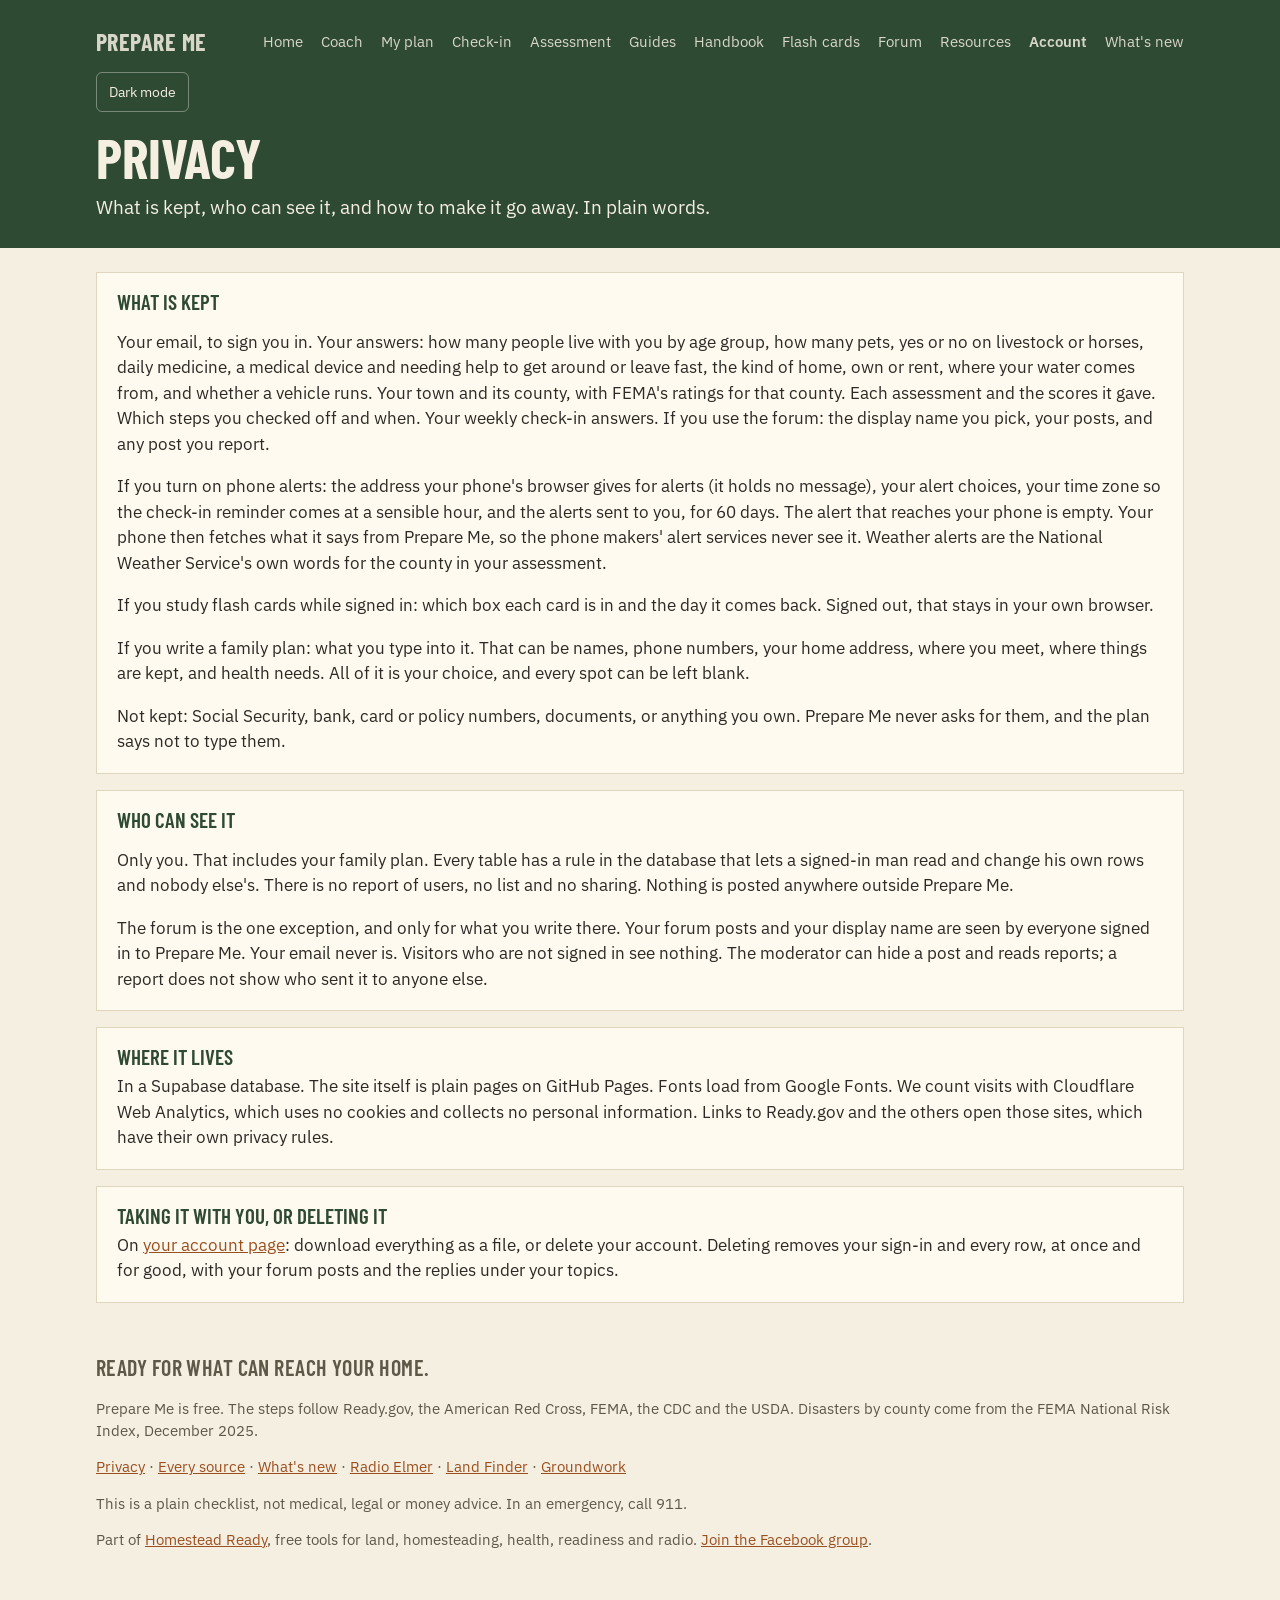
<file: privacy.html>
<!doctype html>
<html lang="en">
<head>
<meta charset="utf-8">
<meta name="viewport" content="width=device-width, initial-scale=1, viewport-fit=cover">
<title>Privacy</title>
<meta name="description" content="What Prepare Me keeps, who can see it, and how to delete it.">
<link rel="stylesheet" href="https://fonts.googleapis.com/css2?family=Barlow+Condensed:wght@600;700&family=IBM+Plex+Sans:wght@400;500;600&display=swap">
<link rel="stylesheet" href="site.css?v=20261127d">
<link rel="manifest" href="manifest.webmanifest">
<link rel="apple-touch-icon" href="apple-touch-icon.png">
<meta name="theme-color" content="#9a4f1f">
</head>
<body>
<header>
  <div class="wrap">
    <nav class="nav" id="nav" aria-label="Pages"></nav>
    <h1>Privacy</h1>
    <p class="lede">What is kept, who can see it, and how to make it go away. In plain words.</p>
  </div>
</header>
<main class="wrap" id="main">
  <div class="card">
    <h3>What is kept</h3>
    <p>Your email, to sign you in. Your answers: how many people live with you by age group, how many pets, yes or no on livestock or horses, daily medicine, a medical device and needing help to get around or leave fast, the kind of home, own or rent, where your water comes from, and whether a vehicle runs. Your town and its county, with FEMA's ratings for that county. Each assessment and the scores it gave. Which steps you checked off and when. Your weekly check-in answers. If you use the forum: the display name you pick, your posts, and any post you report.</p>
    <p>If you turn on phone alerts: the address your phone's browser gives for alerts (it holds no message), your alert choices, your time zone so the check-in reminder comes at a sensible hour, and the alerts sent to you, for 60 days. The alert that reaches your phone is empty. Your phone then fetches what it says from Prepare Me, so the phone makers' alert services never see it. Weather alerts are the National Weather Service's own words for the county in your assessment.</p>
    <p>If you study flash cards while signed in: which box each card is in and the day it comes back. Signed out, that stays in your own browser.</p>
    <p>If you write a family plan: what you type into it. That can be names, phone numbers, your home address, where you meet, where things are kept, and health needs. All of it is your choice, and every spot can be left blank.</p>
    <p style="margin:0">Not kept: Social Security, bank, card or policy numbers, documents, or anything you own. Prepare Me never asks for them, and the plan says not to type them.</p>
  </div>
  <div class="card">
    <h3>Who can see it</h3>
    <p>Only you. That includes your family plan. Every table has a rule in the database that lets a signed-in man read and change his own rows and nobody else's. There is no report of users, no list and no sharing. Nothing is posted anywhere outside Prepare Me.</p>
    <p style="margin:0">The forum is the one exception, and only for what you write there. Your forum posts and your display name are seen by everyone signed in to Prepare Me. Your email never is. Visitors who are not signed in see nothing. The moderator can hide a post and reads reports; a report does not show who sent it to anyone else.</p>
  </div>
  <div class="card">
    <h3>Where it lives</h3>
    <p style="margin:0">In a Supabase database. The site itself is plain pages on GitHub Pages. Fonts load from Google Fonts. We count visits with Cloudflare Web Analytics, which uses no cookies and collects no personal information. Links to Ready.gov and the others open those sites, which have their own privacy rules.</p>
  </div>
  <div class="card">
    <h3>Taking it with you, or deleting it</h3>
    <p style="margin:0">On <a href="account.html">your account page</a>: download everything as a file, or delete your account. Deleting removes your sign-in and every row, at once and for good, with your forum posts and the replies under your topics.</p>
  </div>
</main>
<footer><div class="wrap" id="foot"></div></footer>
<script src="config.js?v=20261127d"></script>
<script src="data/links.js?v=20261127d"></script>
<script src="data/tasks.js?v=20261127d"></script>
<script src="js/engine.js?v=20261127d"></script>
<script src="js/store.js?v=20261127d"></script>
<script src="js/site.js?v=20261127d"></script>
<script>RD.ui.chrome();</script>
<!-- Cloudflare Web Analytics --><script type='module' src='https://static.cloudflareinsights.com/beacon.min.js' data-cf-beacon='{"token": "a122939dd88246f3ac7ec256a33cd080"}'></script><!-- End Cloudflare Web Analytics -->
</body>
</html>
</file>
<file: site.css>
/* Prepare Me: shared look. Colors are the Homestead Ready nature palette (master: homestead-ready/palette.css); type as Groundwork and the Land Finder. */
:root {
  --bg: #f5efe2; --surface: #fffaf0; --fg: #2b2a24; --muted: #5d5848; --rule: #e0d5bd;
  --accent: #9a4f1f; --accent-ink: #ffffff; --accent-hover: #7d3f17;
  --band: #2f4a32; --band-fg: #f5efe2; --step: #2f4a32; --warn: #9a3b1f;
  --bar: #4f6a3a; --grid: #ebe3d0; --field: #fffdf7; --track: #ebe3d0;
  --font-display: "Barlow Condensed", "Arial Narrow", Impact, sans-serif;
  --font-body: "IBM Plex Sans", "Segoe UI", Helvetica, Arial, sans-serif;
}
@media (prefers-color-scheme: dark) {
  :root:not([data-theme="light"]) {
    --bg: #1a1d16; --surface: #252a1f; --fg: #ece5d4; --muted: #b5ad99; --rule: #3a3f31;
    --accent: #d9884c; --accent-ink: #1a1d16; --accent-hover: #e9a068;
    --band: #12150f; --band-fg: #ece5d4; --step: #9fbf5e; --warn: #e58a6a;
    --bar: #9fbf5e; --grid: #2f3428; --field: #1a1d16; --track: #2f3428;
    color-scheme: dark;
  }
}
:root[data-theme="dark"] {
  --bg: #1a1d16; --surface: #252a1f; --fg: #ece5d4; --muted: #b5ad99; --rule: #3a3f31;
  --accent: #d9884c; --accent-ink: #1a1d16; --accent-hover: #e9a068;
  --band: #12150f; --band-fg: #ece5d4; --step: #9fbf5e; --warn: #e58a6a;
  --bar: #9fbf5e; --grid: #2f3428; --field: #1a1d16; --track: #2f3428;
  color-scheme: dark;
}
* { box-sizing: border-box; }
[hidden] { display: none !important; }
html { scroll-behavior: smooth; }
body { margin: 0; background: var(--bg); color: var(--fg); font-family: var(--font-body); font-size: 17px; line-height: 1.5; overflow-x: hidden; }
.wrap { max-width: 1120px; margin: 0 auto;
  padding-left: max(16px, env(safe-area-inset-left, 0px)); padding-right: max(16px, env(safe-area-inset-right, 0px)); padding-block: 24px; }
a { color: var(--accent); }

/* top band and nav */
header { background: var(--band); color: var(--band-fg); }
header .wrap { padding-block: 18px 26px; }
.nav { display: flex; flex-wrap: wrap; align-items: center; gap: 6px 18px; margin-bottom: 18px; font-size: 15px; }
.nav .brand { font-family: var(--font-display); font-weight: 700; font-size: 24px; text-transform: uppercase; letter-spacing: .02em; color: inherit; text-decoration: none; margin-right: auto; }
.nav a { color: inherit; text-decoration: none; opacity: .85; padding: 6px 0; min-height: 40px; display: inline-flex; align-items: center; }
.nav a:hover, .nav a[aria-current="page"] { opacity: 1; text-decoration: underline; text-underline-offset: 4px; }
.nav .acct a { font-weight: 600; }
.nav .theme { background: transparent; color: inherit; border: 1px solid rgba(255,255,255,.35); border-radius: 6px; padding: 6px 12px; font: inherit; font-size: 14px; cursor: pointer; min-height: 40px; }
h1 { font-family: var(--font-display); font-weight: 700; font-size: clamp(38px, 8vw, 56px); line-height: .95; text-transform: uppercase; margin: 0 0 10px; text-wrap: balance; }
.lede { font-size: 19px; margin: 0; max-width: 680px; }
h2 { font-family: var(--font-display); font-weight: 700; font-size: 28px; line-height: 1; text-transform: uppercase; margin: 0 0 6px; }
h3 { font-family: var(--font-display); font-weight: 600; font-size: 21px; line-height: 1.05; text-transform: uppercase; margin: 0 0 6px; color: var(--step); }
.sub { color: var(--muted); margin: 0 0 14px; font-size: 15px; }
.card { background: var(--surface); border: 1px solid var(--rule); padding: 18px 20px; }
.card + .card { margin-top: 16px; }
.btn { display: inline-block; background: var(--accent); color: var(--accent-ink); font-weight: 600; font-size: 17px; text-decoration: none;
  border: 2px solid var(--accent); border-radius: 8px; padding: 12px 20px; min-height: 48px; cursor: pointer; font-family: inherit; }
.btn:hover { background: var(--accent-hover); border-color: var(--accent-hover); }
.btn.ghost { background: transparent; color: var(--fg); border-color: var(--rule); }
.btn.ghost:hover { border-color: var(--fg); background: transparent; }
.btn:focus-visible, button:focus-visible, input:focus-visible, select:focus-visible, summary:focus-visible, a:focus-visible { outline: 3px solid var(--step); outline-offset: 2px; }
.actions { display: flex; flex-wrap: wrap; gap: 10px; margin-top: 14px; }
.flash { font-size: 14px; color: var(--step); min-height: 20px; margin: 6px 0 0; }
.muted { color: var(--muted); }
.est { display: inline-block; font-size: 12px; color: var(--warn); border: 1px solid currentColor; border-radius: 4px; padding: 0 5px; line-height: 1.5; vertical-align: middle; margin-left: 4px; }

/* forms */
.fields { display: grid; gap: 14px; }
.field { display: grid; gap: 4px; }
.field label, .check label { font-size: 15px; font-weight: 500; }
.field .hint { font-size: 13.5px; color: var(--muted); line-height: 1.35; }
.field input[type=number], .field input[type=text], .field input[type=tel], .field textarea, .field select {
  font: inherit; font-size: 17px; color: var(--fg); background: var(--field); border: 1px solid var(--rule); border-radius: 6px; padding: 10px 12px; min-height: 48px; width: 100%; }
.field input[type=number] { font-variant-numeric: tabular-nums; }
.unit { color: var(--muted); font-weight: 400; }
.two { display: grid; grid-template-columns: 1fr 1fr; gap: 10px; align-items: start; }
@media (max-width: 420px) { .two { grid-template-columns: 1fr; } }
.choice { display: grid; gap: 6px; }
.choice label { display: flex; align-items: center; gap: 10px; min-height: 44px; padding: 6px 10px; border: 1px solid var(--rule); border-radius: 6px; background: var(--field); cursor: pointer; font-weight: 400; }
.choice input { width: 20px; height: 20px; accent-color: var(--step); margin: 0; }
.choice label:has(input:checked) { border-color: var(--step); box-shadow: inset 0 0 0 1px var(--step); }
.checks { display: grid; grid-template-columns: 1fr 1fr; gap: 6px 12px; }
@media (max-width: 480px) { .checks { grid-template-columns: 1fr; } }
.check { display: flex; align-items: center; gap: 10px; min-height: 44px; padding: 6px 10px; border: 1px solid var(--rule); border-radius: 6px; background: var(--field); cursor: pointer; font-weight: 400; font-size: 15px; }
.check input { width: 20px; height: 20px; accent-color: var(--step); margin: 0; flex: none; }
.check:has(input:checked) { border-color: var(--step); box-shadow: inset 0 0 0 1px var(--step); }

.tablewrap { overflow-x: auto; }
table { border-collapse: collapse; width: 100%; font-size: 15px; }
th, td { text-align: left; padding: 8px 10px; border-bottom: 1px solid var(--rule); vertical-align: top; }
th { font-size: 13.5px; text-transform: uppercase; letter-spacing: .03em; color: var(--muted); }
td.n, th.n { text-align: right; font-variant-numeric: tabular-nums; white-space: nowrap; }

footer { color: var(--muted); font-size: 14.5px; }
footer .wrap { padding-block: 24px 40px; }
footer .feedback { margin-top: 14px; padding-top: 14px; border-top: 1px dashed var(--rule); }
footer .feedback strong { display: block; color: var(--fg); font-family: var(--font-display); font-size: 20px; letter-spacing: .3px; margin-bottom: 8px; }
footer .feedback .buttons { display: flex; flex-wrap: wrap; gap: 8px; margin-bottom: 8px; }
footer .feedback .btn { font-size: 15px; }
footer .feedback .btn small { display: block; font-weight: 400; font-size: 12.5px; opacity: .85; margin-top: 2px; }

/* home page */
.intro { font-size: 19px; max-width: 720px; }
.intro p { margin: 0 0 16px; }
.steps { list-style: none; padding: 0; margin: 0; display: grid; gap: 10px; }
.steps li { display: grid; grid-template-columns: 34px 1fr; gap: 10px; align-items: start; }
.steps .k { font-family: var(--font-display); font-weight: 700; font-size: 24px; line-height: 1; color: var(--accent); }


/* ---------- Prepare Me ---------- */
.nav .acct { font-weight: 600; }
.localnote { background: var(--field); border: 1px dashed var(--rule); color: var(--muted); font-size: 14px; padding: 8px 12px; margin: 0 0 16px; }
.lead-card { border-left: 4px solid var(--step); }

/* the score */
.score { display: grid; grid-template-columns: auto 1fr; gap: 18px 24px; align-items: center; }
@media (max-width: 520px) { .score { grid-template-columns: 1fr; justify-items: start; } }
.ring { position: relative; width: 168px; height: 168px; }
.ring svg { width: 100%; height: 100%; transform: rotate(-90deg); }
.ring .trk { stroke: var(--track); }
.ring .val { stroke: var(--step); stroke-linecap: round; transition: stroke-dashoffset .6s ease; }
.ring .num { position: absolute; inset: 0; display: grid; place-content: center; text-align: center; }
.ring .num b { font-family: var(--font-display); font-weight: 700; font-size: 64px; line-height: .9; }
.ring .num span { font-size: 13px; color: var(--muted); text-transform: uppercase; letter-spacing: .06em; }
.score .word { font-family: var(--font-display); font-weight: 700; font-size: 34px; text-transform: uppercase; line-height: 1; margin: 0 0 6px; color: var(--step); }
.score .line { margin: 0 0 6px; max-width: 520px; }
.score .meta { font-size: 14px; color: var(--muted); margin: 0; }

.areas { list-style: none; margin: 0; padding: 0; display: grid; grid-template-columns: 1fr 1fr; gap: 10px 28px; }
@media (max-width: 680px) { .areas { grid-template-columns: 1fr; } }
.areas li { display: grid; grid-template-columns: 1fr auto; gap: 2px 10px; align-items: baseline; }
.areas .nm { font-weight: 500; font-size: 15.5px; }
.areas .pc { font-family: var(--font-display); font-weight: 700; font-size: 20px; font-variant-numeric: tabular-nums; }
.areas .bar { grid-column: 1 / -1; height: 10px; background: var(--track); border-radius: 5px; overflow: hidden; }
.areas .bar i { display: block; height: 100%; background: var(--bar); border-radius: 5px; }
.areas .ct { grid-column: 1 / -1; font-size: 13px; color: var(--muted); }

/* the next things to fix */
.nexts { display: grid; grid-template-columns: 1fr 1fr; gap: 14px; }
@media (max-width: 680px) { .nexts { grid-template-columns: 1fr; } }
.next { background: var(--surface); border: 1px solid var(--rule); padding: 16px 18px; display: grid; gap: 8px; align-content: start; }
.next .tag { font-size: 12.5px; text-transform: uppercase; letter-spacing: .05em; color: var(--muted); font-weight: 600; }
.next h3 { margin: 0; }
.next p { margin: 0; }
.chip { display: inline-block; font-size: 12.5px; font-weight: 600; border-radius: 999px; padding: 2px 10px; border: 1px solid var(--rule); color: var(--fg); background: var(--field); margin: 0 6px 4px 0; }
.chip.free { border-color: var(--step); color: var(--step); }

/* the disasters */
.hz { list-style: none; margin: 0; padding: 0; }
.hz li { display: grid; grid-template-columns: 1fr 70px; gap: 2px 12px; align-items: center; padding: 10px 0; border-bottom: 1px solid var(--rule); }
.hz li:last-child { border-bottom: 0; }
.hz .nm { font-weight: 600; }
.hz .why { grid-column: 1; font-size: 13.5px; color: var(--muted); }
.hz .rd { grid-row: 1 / span 3; grid-column: 2; text-align: right; font-family: var(--font-display); font-weight: 700; font-size: 22px; }
.hz .rd small { display: block; font-family: var(--font-body); font-weight: 400; font-size: 11.5px; color: var(--muted); }
.linkbtn { font: inherit; font-size: 14px; background: none; border: 0; padding: 0; color: var(--accent); text-decoration: underline; cursor: pointer; justify-self: start; min-height: 32px; }
details.fold > summary { cursor: pointer; font-weight: 600; min-height: 44px; display: flex; align-items: center; }
details.fold > summary { list-style: none; gap: 10px; }
details.fold > summary::-webkit-details-marker { display: none; }
details.fold > summary::before { content: ""; width: 0; height: 0; border-left: 7px solid var(--step); border-top: 5px solid transparent; border-bottom: 5px solid transparent; transition: transform .15s; flex: none; }
details.fold[open] > summary::before { transform: rotate(90deg); }

/* the coach */
.task h2 { margin-bottom: 10px; }
.task .facts { display: grid; grid-template-columns: 140px 1fr; gap: 10px 16px; margin: 14px 0; }
@media (max-width: 520px) { .task .facts { grid-template-columns: 1fr; gap: 2px; } .task .facts dd { margin-bottom: 10px; } }
.task .facts dt { font-size: 13.5px; font-weight: 600; text-transform: uppercase; letter-spacing: .04em; color: var(--step); padding-top: 2px; }
.task .facts dd { margin: 0; }
.task ol.parts { list-style: none; margin: 0; padding: 0; display: grid; gap: 6px; }
.task ol.parts label { display: grid; grid-template-columns: 24px 1fr; gap: 10px; align-items: start; padding: 8px 10px; border: 1px solid var(--rule); border-radius: 6px; background: var(--field); cursor: pointer; min-height: 44px; }
.task ol.parts input { width: 20px; height: 20px; margin: 2px 0 0; accent-color: var(--step); }
.task ol.parts label:has(input:checked) { border-color: var(--step); }
.task ol.parts label:has(input:checked) span { color: var(--muted); text-decoration: line-through; text-decoration-color: var(--muted); }
.task .links { margin: 0; padding-left: 20px; }
.task .links li { margin: 4px 0; }
.task .links small { color: var(--muted); }
.progress-line { height: 8px; background: var(--track); border-radius: 4px; overflow: hidden; margin: 6px 0 0; }
.progress-line i { display: block; height: 100%; background: var(--bar); }
.plan-list { list-style: none; margin: 0; padding: 0; }
.plan-list li { display: grid; grid-template-columns: 26px 1fr auto; gap: 10px; align-items: center; padding: 8px 0; border-bottom: 1px solid var(--rule); }
.plan-list .st { width: 22px; height: 22px; border-radius: 50%; border: 2px solid var(--rule); display: grid; place-items: center; font-size: 13px; }
.plan-list li.done .st { background: var(--step); border-color: var(--step); color: var(--accent-ink); }
.plan-list li.done a { color: var(--muted); }
.plan-list li.later .st { border-style: dashed; }
.plan-list .cost { font-size: 12.5px; color: var(--muted); white-space: nowrap; }
.plan-area + .plan-area { margin-top: 10px; }

/* the assessment */
fieldset { border: 1px solid var(--rule); background: var(--surface); padding: 16px 18px 18px; margin: 0 0 16px; min-width: 0; }
legend { font-family: var(--font-display); font-weight: 700; font-size: 22px; text-transform: uppercase; padding: 0 6px; }
.choice.row { grid-template-columns: repeat(auto-fit, minmax(150px, 1fr)); }
.townhits { list-style: none; margin: 6px 0 0; padding: 0; display: grid; gap: 4px; }
.townhits button { width: 100%; text-align: left; font: inherit; background: var(--field); color: var(--fg); border: 1px solid var(--rule); border-radius: 6px; padding: 10px 12px; min-height: 44px; cursor: pointer; }
.townhits button:hover, .townhits button:focus-visible { border-color: var(--step); }
.picked { margin: 10px 0 0; padding: 10px 12px; border-left: 3px solid var(--step); background: var(--field); }
.field input[type=email], .field input[type=search] { font: inherit; font-size: 17px; color: var(--fg); background: var(--field); border: 1px solid var(--rule); border-radius: 6px; padding: 10px 12px; min-height: 48px; width: 100%; }
.stick { position: sticky; bottom: 0; background: var(--bg); padding: 12px 0; border-top: 1px solid var(--rule); z-index: 2; }

/* history */
.chart { width: 100%; height: auto; display: block; }
.chart .ax { stroke: var(--rule); }
.chart .ln { stroke: var(--step); fill: none; stroke-width: 2.5; }
.chart .dt { fill: var(--step); }
.chart .dt.a { fill: var(--accent); }
.chart text { fill: var(--muted); font-size: 11px; font-family: var(--font-body); }

.quote { font-family: var(--font-display); font-weight: 600; font-size: 22px; text-transform: uppercase; letter-spacing: .02em; color: var(--muted); margin: 0; }
.btn.warn { background: var(--warn); border-color: var(--warn); }
.danger { border-color: var(--warn); }
.danger h3 { color: var(--warn); }
.grid2 { display: grid; grid-template-columns: 1fr 1fr; gap: 16px; }
@media (max-width: 760px) { .grid2 { grid-template-columns: 1fr; } }
.grid2 > .card + .card { margin-top: 0; }
section + section, section + div, div + section { margin-top: 26px; }

/* Homestead Ready family line: muted text, links in the palette's link color */
footer .hr-family { color: var(--muted); }
footer .hr-family a { color: var(--accent); }

/* "How to do it": the full how-to under a step (js/howto-view.js) */
.howto { margin-top: 6px; }
.howto h3, .howto h4 { margin: 16px 0 6px; }
.howto h4 { font-size: 16px; }
.howto ul { margin: 0; padding-left: 20px; }
.howto li { margin: 4px 0; }
.howto-intro { margin: 4px 0 0; }
.howto-scroll { overflow-x: auto; }
.howto-table { border-collapse: collapse; width: 100%; font-size: 15px; }
.howto-table th, .howto-table td { border: 1px solid var(--rule); padding: 8px 10px; text-align: left; vertical-align: top; }
.howto-table thead th { background: var(--field); font-weight: 600; }
.howto-note { margin: 6px 0 0; font-weight: 600; }
.howto-mistakes li::marker { color: var(--step); }
.howto-src { margin: 14px 0 0; font-size: 14px; color: var(--muted); }
.guide-list { list-style: none; margin: 0; padding: 0; }
.guide-list li { margin: 6px 0; }
.guide-list a { display: inline-flex; min-height: 44px; align-items: center; }

@media print {
  :root { --bg: #fff; --surface: #fff; --fg: #000; --muted: #333; --rule: #999; --field: #fff; }
  header, .nav, .actions, .noprint, footer { display: none !important; }
  .card, .next, fieldset { break-inside: avoid; }
  details.fold > summary::before { display: none; }
  .howto-table th, .howto-table td { border-color: #666; }
}

/* flash cards (cards.html) */
.deck-grid { display: grid; grid-template-columns: repeat(auto-fill, minmax(260px, 1fr)); gap: 16px; }
.deck-grid .card { margin: 0; }
.deck h2 { margin-top: 0; }
.deck.hot { border-color: var(--accent); border-width: 2px; }
.flashcard { min-height: 220px; display: flex; flex-direction: column; justify-content: center; text-align: center; }
.fc-q { font-size: 22px; font-weight: 600; line-height: 1.35; margin: 0 0 12px; }
.fc-a { font-size: 19px; line-height: 1.45; border-top: 1px solid var(--rule); padding-top: 14px; margin: 0 0 8px; white-space: pre-wrap; }
.print-cards { display: grid; grid-template-columns: 1fr; }
.pc { display: grid; grid-template-columns: 1fr 1fr; border: 1px dashed #000; border-top: 0; break-inside: avoid; min-height: 1.45in; font-size: 10.5pt; }
.pc:first-child { border-top: 1px dashed #000; }
.pc-side { padding: 0.15in 0.2in; white-space: pre-wrap; }
.pc-side + .pc-side { border-left: 1px dotted #000; }
.pc-label { font-size: 7.5pt; text-transform: uppercase; letter-spacing: .06em; color: #555; margin-bottom: 4px; }
.pc-q { font-weight: 600; }
.pc-from { font-size: 7.5pt; color: #555; margin-top: 6px; }
.pc-title { font-size: 18pt; margin: 0 0 4px; }
@media print {
  body.printing-cards main > :not(#cardsOut) { display: none !important; }
  body.printing-cards #cardsOut { display: block !important; }
  body.printing-cards { background: #fff; color: #000; }
  body.printing-cards .wrap { max-width: none; padding: 0; }
}

/* the handbook picker (handbook.html) */
.pick-area { border-top: 1px solid var(--rule); padding: 6px 0; }
.pick-area summary { display: flex; align-items: center; min-height: 44px; }
.pick-list { display: grid; gap: 4px; padding: 4px 0 8px 28px; }
.pick-list .check, .pick-area summary .check { display: flex; gap: 8px; align-items: center; min-height: 40px; }

/* the written family plan (plan.html): the form on screen, and the two printed copies */
.field textarea { resize: vertical; line-height: 1.4; }
.person { border-top: 1px solid var(--rule); padding: 12px 0 4px; display: grid; gap: 12px; }
.person h4 { margin: 0; }
.print-area { display: none; }
.plan-print h1 { font-size: 22pt; margin: 0 0 4px; color: #000; }
.plan-print h2 { font-size: 13pt; margin: 14px 0 6px; border-bottom: 2px solid #000; padding-bottom: 2px; }
.pp-sub, .pp-foot { font-size: 10pt; margin: 4px 0; }
.pp-foot { margin-top: 14px; color: #333; }
.pp-table { width: 100%; border-collapse: collapse; font-size: 10pt; }
.pp-table th, .pp-table td { border: 1px solid #666; padding: 4px 6px; text-align: left; vertical-align: top; }
.pp-table th { background: #eee; }
.pp-table th.pp-name { width: 18%; }
.pp-table th.pp-phone, .pp-table th.pp-wherePhone { width: 15%; }
.pp-table td { white-space: pre-wrap; }
.pp-table { table-layout: fixed; }
.pp-table .blank { min-width: 0; }
.pp-dl { display: grid; grid-template-columns: 2.2in 1fr; gap: 4px 10px; margin: 0; font-size: 10pt; }
.pp-dl dt { font-weight: 600; }
.pp-dl dd { margin: 0; white-space: pre-wrap; }
.blank { display: inline-block; min-width: 2.5in; width: 100%; border-bottom: 1px solid #000; min-height: 1.3em; }
.blank.pp-long { min-height: 2.6em; }
.pp-sec { break-inside: avoid; }
.wallet-cards { display: flex; flex-wrap: wrap; gap: 0; }
.wallet-card { width: 3.5in; border: 1px dashed #000; font-size: 7.5pt; line-height: 1.3; break-inside: avoid; }
.wc-half { min-height: 2.1in; padding: 0.1in 0.12in; box-sizing: border-box; }
.wc-half + .wc-half { border-top: 1px dotted #000; }
.wc-head { font-weight: 700; font-size: 9pt; margin-bottom: 3px; }
.wc-line { margin: 2px 0; overflow-wrap: anywhere; }
.wc-line .blank { min-width: 1in; width: auto; flex: 1; }
.wallet-card .blank { width: 1.6in; min-width: 0; }
@media print {
  body.printing-plan main > :not(#planOut), body.printing-card main > :not(#cardOut) { display: none !important; }
  body.printing-plan #planOut, body.printing-card #cardOut { display: block !important; }
  body.printing-plan, body.printing-card { background: #fff; color: #000; }
  body.printing-plan .wrap, body.printing-card .wrap { max-width: none; padding: 0; }
}

/* phone alerts: account page panel and alert.html */
.prefs { border: 0; padding: 0; margin: 16px 0 8px; display: grid; gap: 8px; }
.prefs legend { font-weight: 600; margin-bottom: 8px; padding: 0; }
.note-ios { border-top: 1px solid var(--rule); margin-top: 16px; padding-top: 8px; }
.note-ios h4, .alert-card h4 { margin: 12px 0 4px; }
.note-ios ol { margin: 0 0 8px; padding-left: 22px; }
.pre { white-space: pre-wrap; overflow-wrap: anywhere; }
.alert-card details summary { cursor: pointer; color: var(--accent); min-height: 32px; }
.alert-list { list-style: none; margin: 0; padding: 0; }
.alert-list li { padding: 10px 0; border-bottom: 1px solid var(--rule); overflow-wrap: anywhere; }
.alert-list small { color: var(--muted); }
</file>
